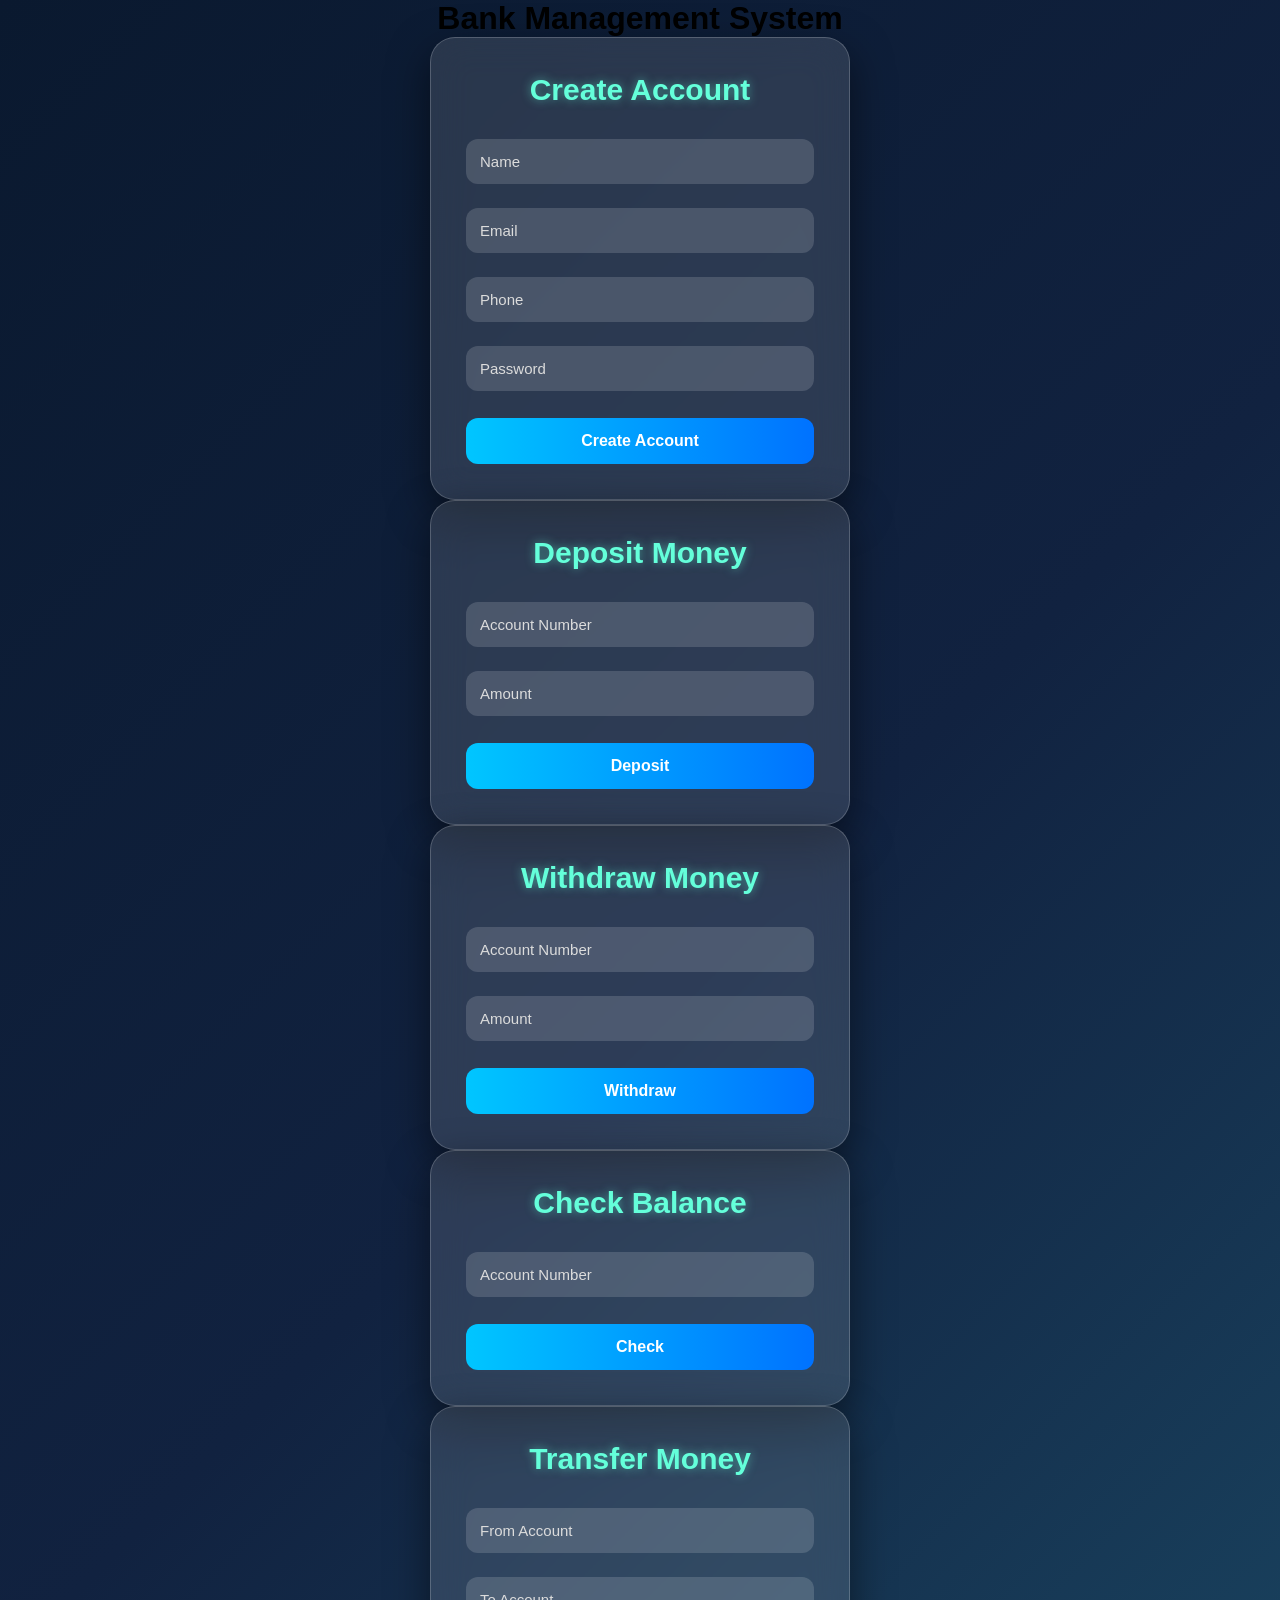
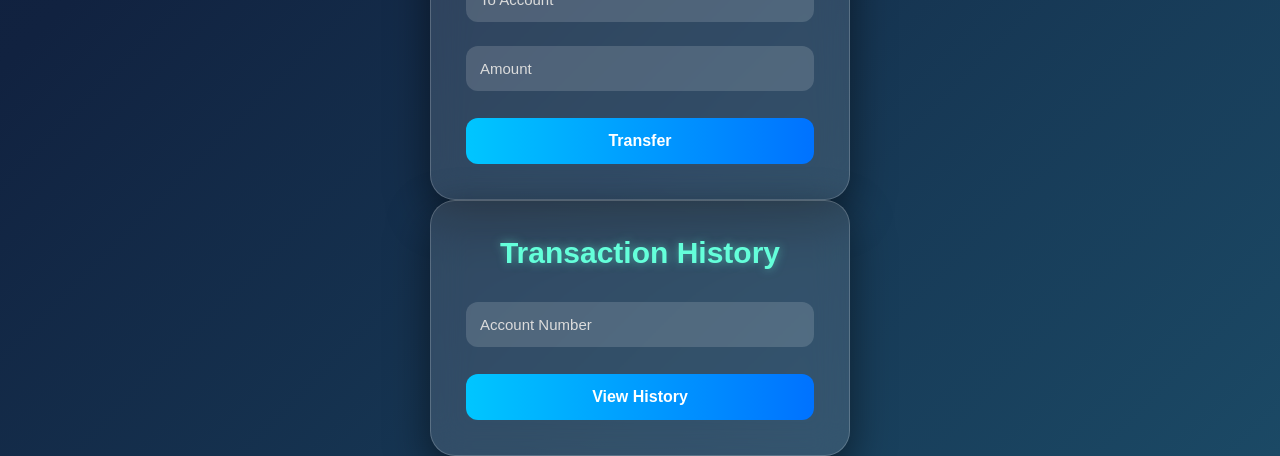
<file: src/main/resources/static/index.html>
<!DOCTYPE html>
<html>
<head>
    <title>Bank Management System</title>
    <link rel="stylesheet" href="style.css">
</head>
<body>

    <h1>Bank Management System</h1>
    <div class="container">

    <!-- Register -->
    <div class="box">
        <h2>Create Account</h2>
        <input type="text" id="name" placeholder="Name">
        <input type="text" id="email" placeholder="Email">
        <input type="text" id="phone" placeholder="Phone">
        <input type="password" id="password" placeholder="Password">
        <button onclick="createAccount()">Create Account</button>
    </div>

    <!-- Deposit -->
    <div class="box">
        <h2>Deposit Money</h2>
        <input type="number" id="depositAcc" placeholder="Account Number">
        <input type="number" id="depositAmount" placeholder="Amount">
        <button onclick="deposit()">Deposit</button>
    </div>

    <!-- Withdraw -->
    <div class="box">
        <h2>Withdraw Money</h2>
        <input type="number" id="withdrawAcc" placeholder="Account Number">
        <input type="number" id="withdrawAmount" placeholder="Amount">
        <button onclick="withdrawMoney()">Withdraw</button>
    </div>

    <!-- Balance -->
    <div class="box">
        <h2>Check Balance</h2>
        <input type="number" id="balanceAcc" placeholder="Account Number">
        <button onclick="checkBalance()">Check</button>
        <p id="balanceResult"></p>
    </div>

    <!-- Transfer -->
    <div class="box">
        <h2>Transfer Money</h2>
        <input type="number" id="fromAcc" placeholder="From Account">
        <input type="number" id="toAcc" placeholder="To Account">
        <input type="number" id="transferAmount" placeholder="Amount">
        <button onclick="transferMoney()">Transfer</button>
    </div>

    <!-- Transaction History -->
    <div class="box">
        <h2>Transaction History</h2>
        <input type="number" id="historyAcc" placeholder="Account Number">
        <button onclick="getTransactions()">View History</button>
        <pre id="historyResult"></pre>
    </div>

<script src="script.js"></script>
</body>
</html>
</file>
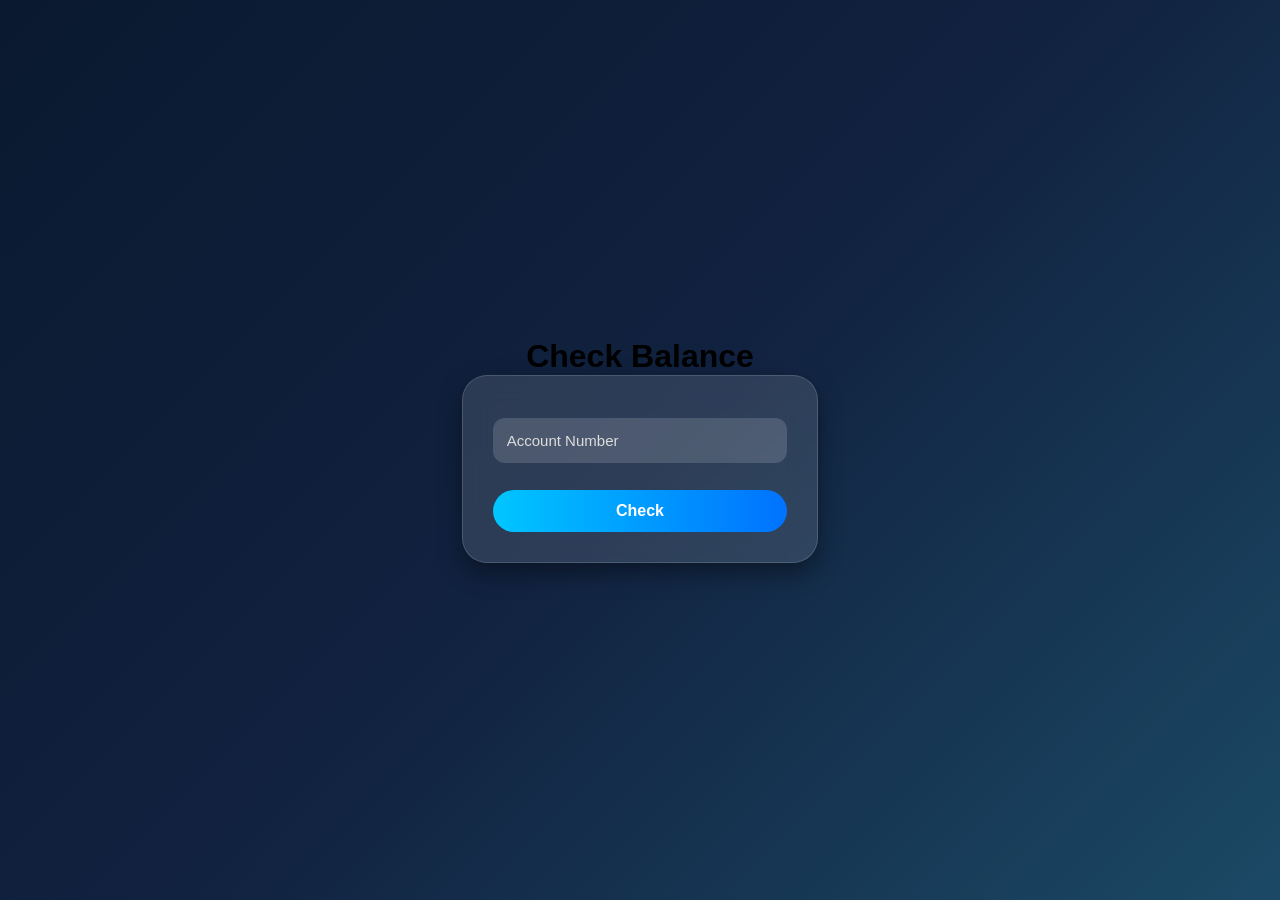
<file: src/main/resources/static/balance.html>
<!DOCTYPE html>
<html>
<head>
    <title>Balance</title>
    <link rel="stylesheet" href="style.css">
    <script src="script.js"></script>
</head>
<body>

<h1>Check Balance</h1>

<div class="card">
    <input type="number" id="balanceAcc" placeholder="Account Number">
    <button onclick="checkBalance()">Check</button>

    <h3 id="balanceResult"></h3>
</div>

</body>
</html>
</file>
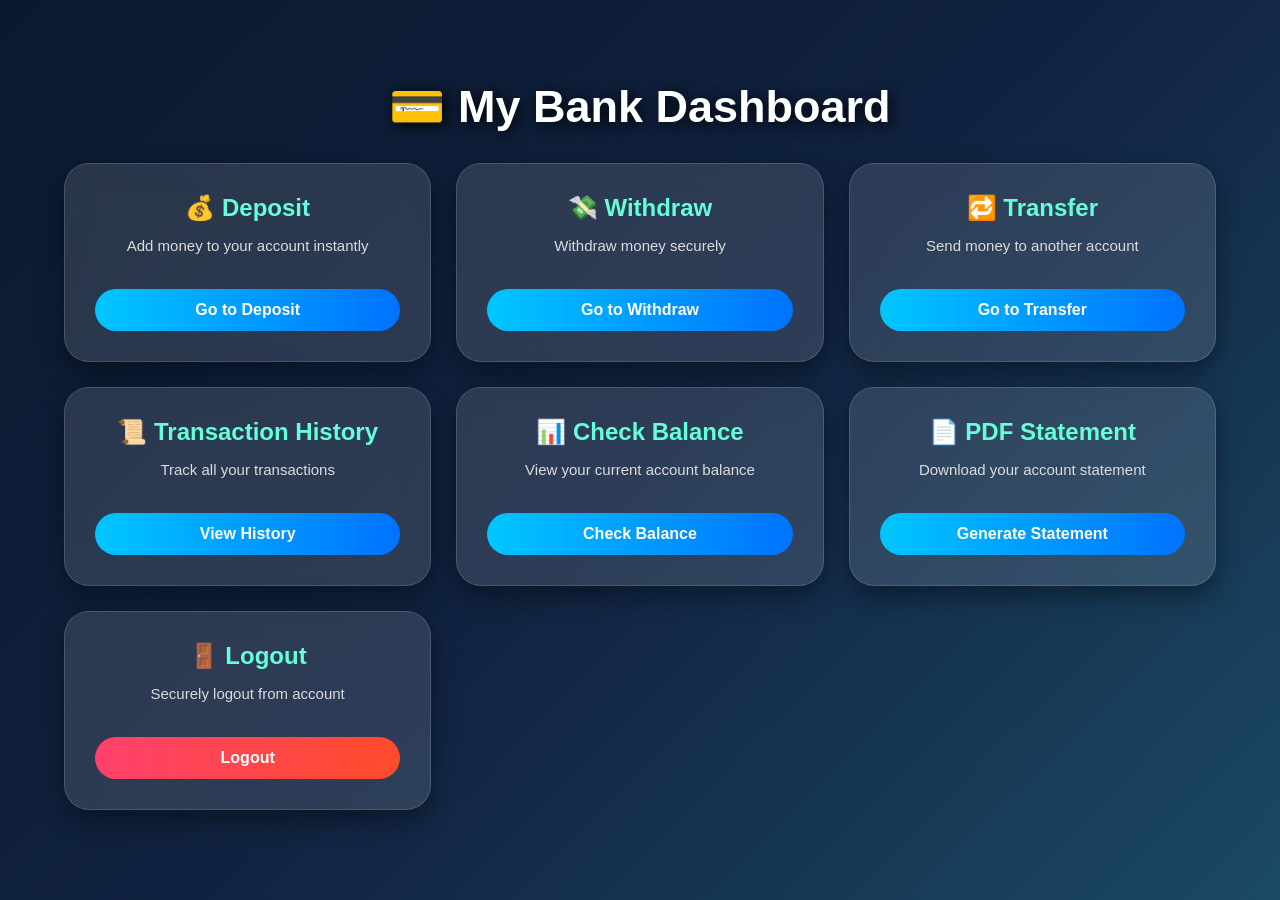
<file: src/main/resources/static/dashbord.html>
<!DOCTYPE html>
<html>
<head>
    <title>Bank Dashboard</title>
    <link rel="stylesheet" href="style.css">
</head>

<body>

    <h1 class="title">💳 My Bank Dashboard</h1>

    <div class="dashboard-grid">

        <div class="card">
            <h2>💰 Deposit</h2>
            <p>Add money to your account instantly</p>
            <button onclick="window.location.href='deposit.html'">
                Go to Deposit
            </button>
        </div>

        <div class="card">
            <h2>💸 Withdraw</h2>
            <p>Withdraw money securely</p>
            <button onclick="window.location.href='withdraw.html'">
                Go to Withdraw
            </button>
        </div>

        <div class="card">
            <h2>🔁 Transfer</h2>
            <p>Send money to another account</p>
            <button onclick="window.location.href='transfer.html'">
                Go to Transfer
            </button>
        </div>

        <div class="card">
            <h2>📜 Transaction History</h2>
            <p>Track all your transactions</p>
            <button onclick="window.location.href='history.html'">
                View History
            </button>
        </div>

        <div class="card">
            <h2>📊 Check Balance</h2>
            <p>View your current account balance</p>
            <button onclick="window.location.href='balance.html'">
                Check Balance
            </button>
        </div>

        <div class="card">
            <h2>📄 PDF Statement</h2>
            <p>Download your account statement</p>
            <button onclick="window.location.href='statement.html'">
                Generate Statement
            </button>
        </div>

        <div class="card logout-card">
            <h2>🚪 Logout</h2>
            <p>Securely logout from account</p>
            <button onclick="logout()">
                Logout
            </button>
        </div>

    </div>

    <script>
        function logout() {
            localStorage.removeItem("loggedInAccount");
            alert("Logged Out Successfully");
            window.location.href = "login.html";
        }
    </script>

</body>
</html>
</file>
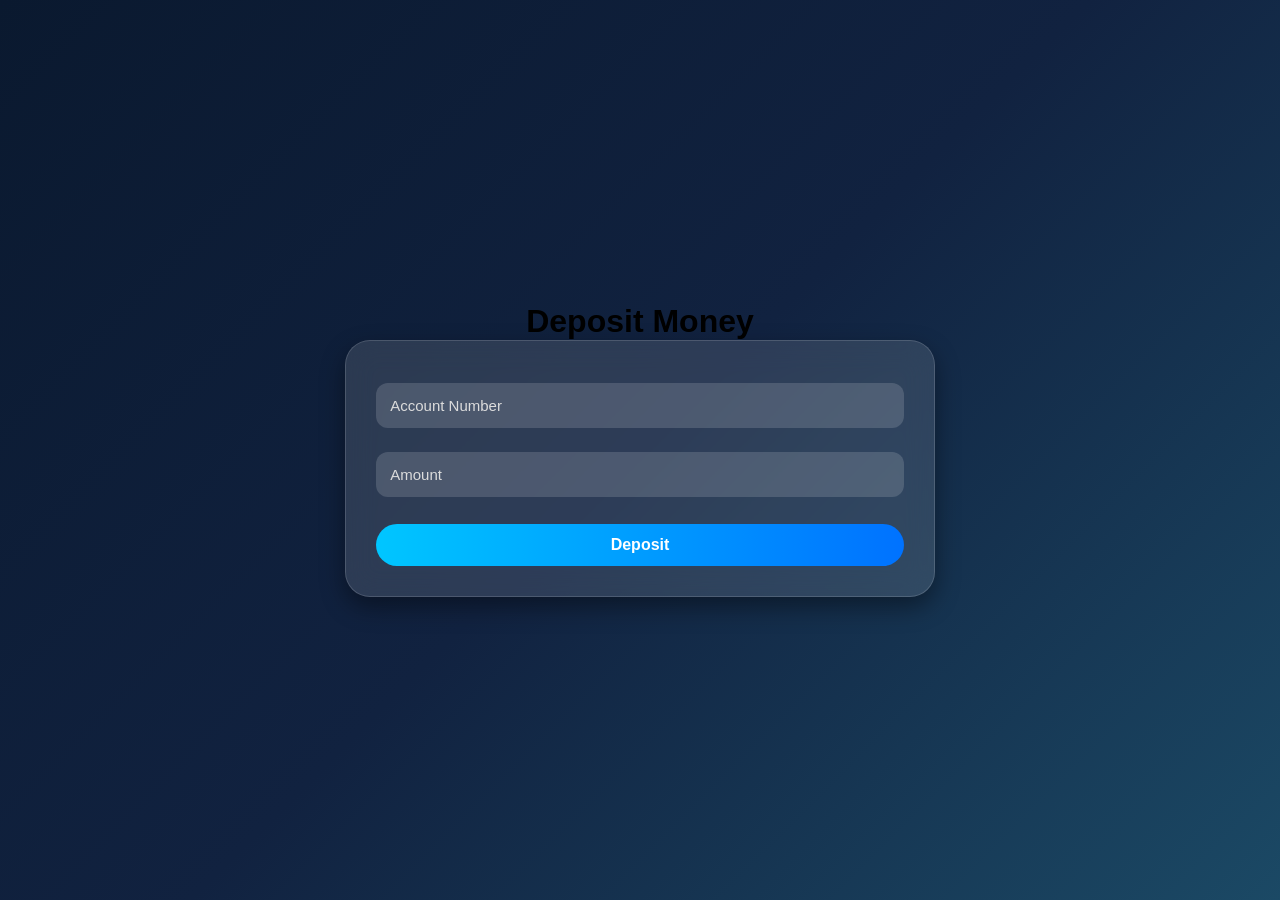
<file: src/main/resources/static/deposit.html>
<!DOCTYPE html>
<html>
<head>
    <title>Deposit</title>
    <link rel="stylesheet" href="style.css">
    <script src="script.js"></script>
</head>
<body>

<h1>Deposit Money</h1>

<div class="card">
    <input type="number" id="depositAcc" placeholder="Account Number">
    <input type="number" id="depositAmount" placeholder="Amount">
    <button onclick="depositMoney()">Deposit</button>
</div>

</body>
</html>
</file>
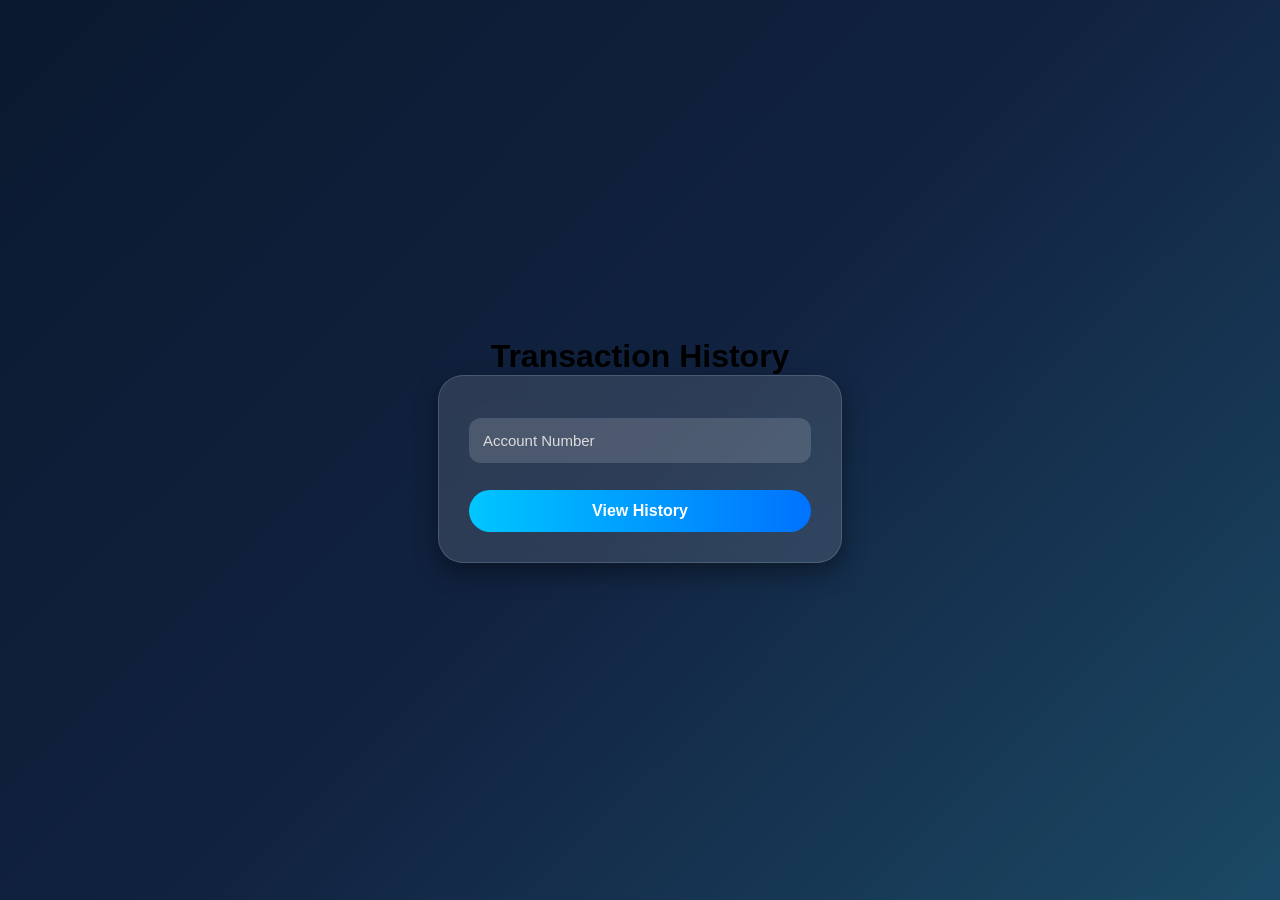
<file: src/main/resources/static/history.html>
<!DOCTYPE html>
<html>
<head>
    <title>Transaction History</title>
    <link rel="stylesheet" href="style.css">
    <script src="script.js"></script>
</head>
<body>

<h1>Transaction History</h1>

<div class="card">
    <input type="number" id="historyAcc" placeholder="Account Number">
    <button onclick="getTransactions()">View History</button>

    <div id="historyResult"></div>
</div>

</body>
</html>
</file>
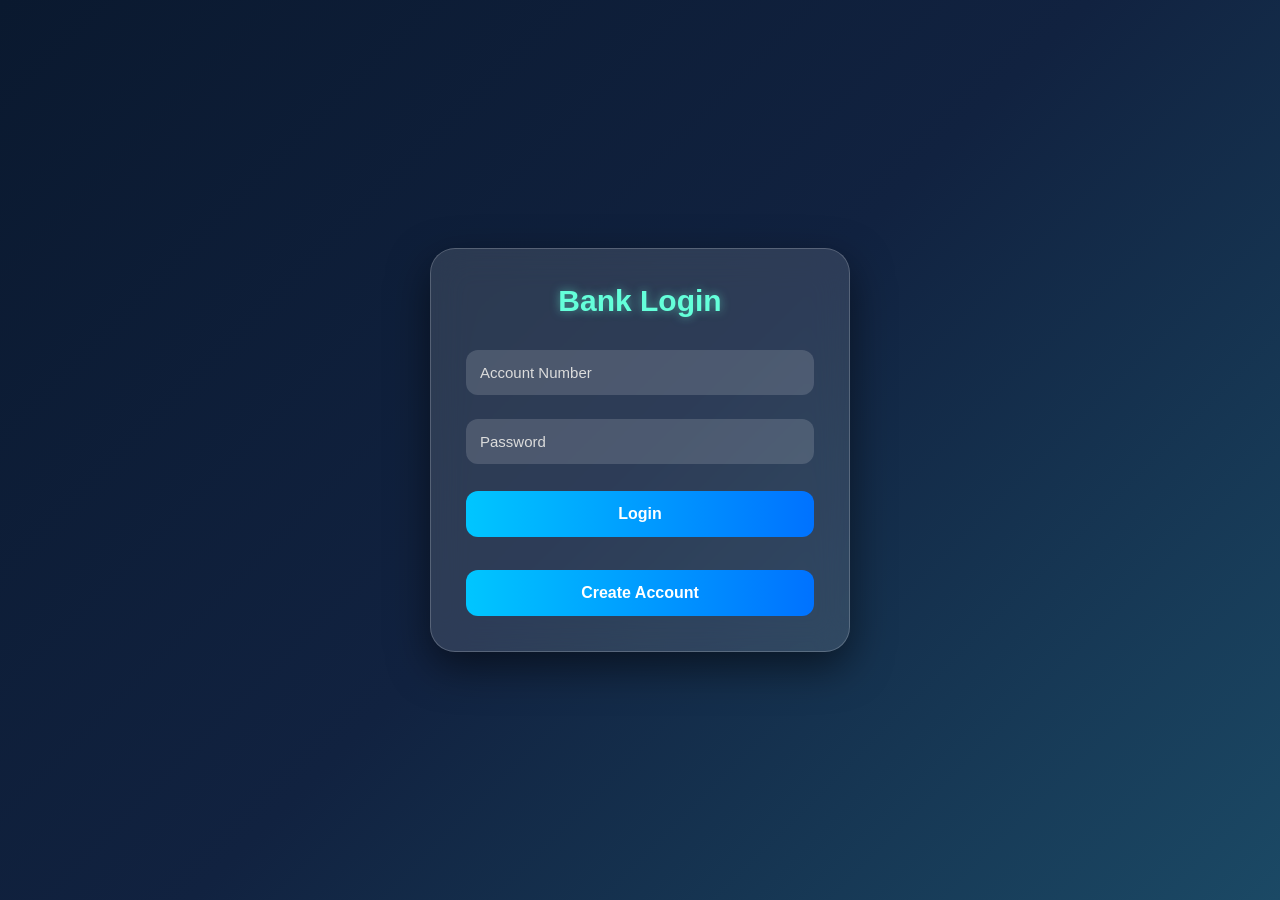
<file: src/main/resources/static/login.html>
<!DOCTYPE html>
<html>
<head>
    <title>Login</title>
    <link rel="stylesheet" href="style.css">
</head>
<body>

<div class="box">
    <h2>Bank Login</h2>

    <input type="number" id="loginAcc" placeholder="Account Number">
    <input type="password" id="loginPass" placeholder="Password">

    <button onclick="login()">Login</button>
    <br><br>

<button onclick="showRegister()">Create Account</button>

<div id="registerSection" style="display:none;">
    <br>
    <input type="text" id="name" placeholder="Enter Name">
    <input type="email" id="email" placeholder="Enter Email">
    <input type="text" id="phone" placeholder="Enter Phone">
    <input type="password" id="newPassword" placeholder="Enter Password">

    <button onclick="createAccount()">Submit</button>
</div>
</div>

<script src="script.js"></script>

</body>
</html>
</file>
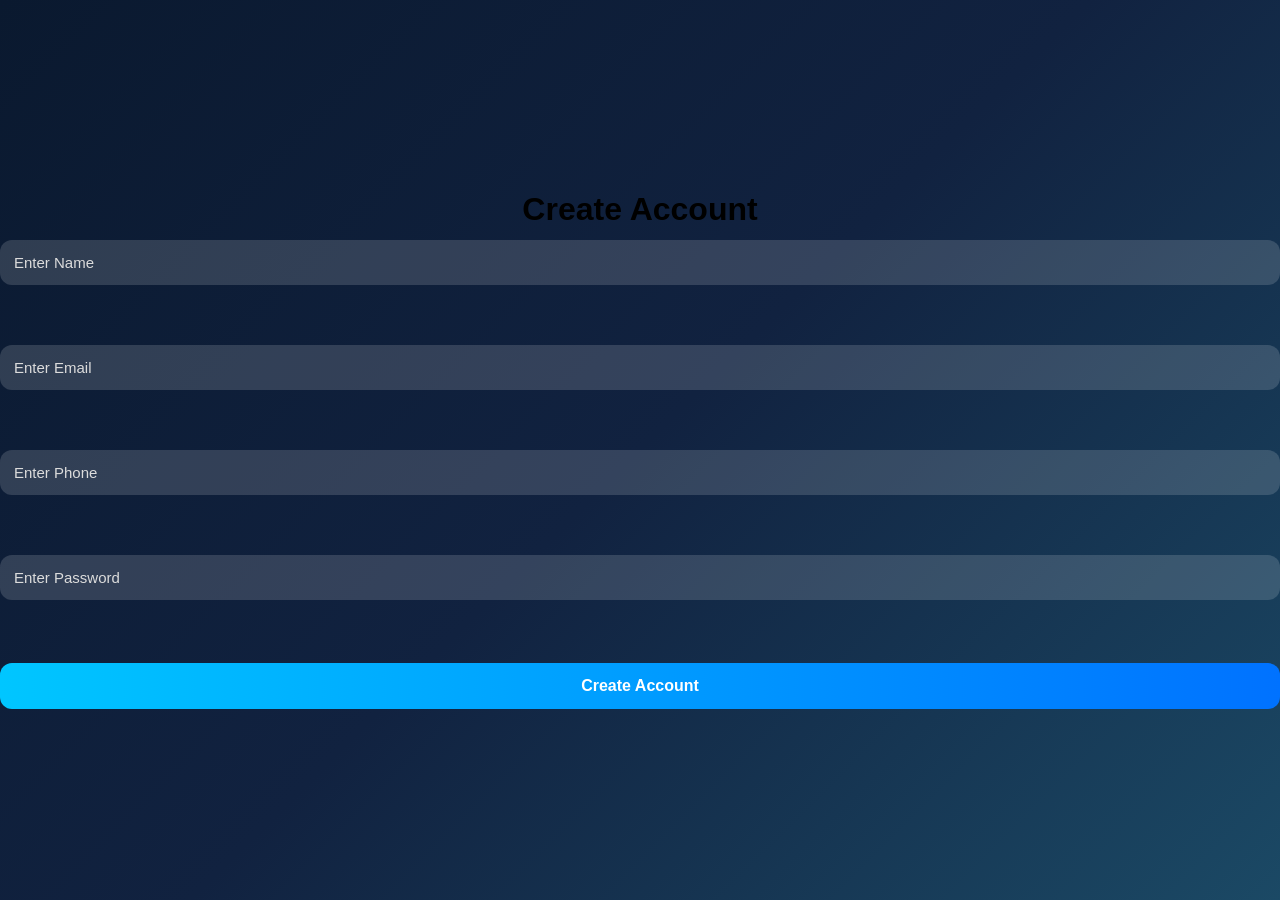
<file: src/main/resources/static/register.html>
<!DOCTYPE html>
<html>
<head>
    <title>Create Account</title>
    <link rel="stylesheet" href="style.css">
</head>
<body>

<h1>Create Account</h1>

<input type="text" id="name" placeholder="Enter Name"><br><br>
<input type="email" id="email" placeholder="Enter Email"><br><br>
<input type="text" id="phone" placeholder="Enter Phone"><br><br>
<input type="password" id="password" placeholder="Enter Password"><br><br>

<button onclick="register()">Create Account</button>

<script>
function register() {

    let account = {
        name: document.getElementById("name").value,
        email: document.getElementById("email").value,
        phone: document.getElementById("phone").value,
        passwordHash: document.getElementById("password").value
    };

    fetch("http://localhost:9090/account/register", {
        method: "POST",
        headers: {
            "Content-Type": "application/json"
        },
        body: JSON.stringify(account)
    })
    .then(response => response.json())
    .then(data => {
        alert("Account Created Successfully");
        console.log(data);
        window.location.href = "login.html";
    })
    .catch(error => {
        console.log(error);
        alert("Error creating account");
    });
}
</script>

</body>
</html>
</file>
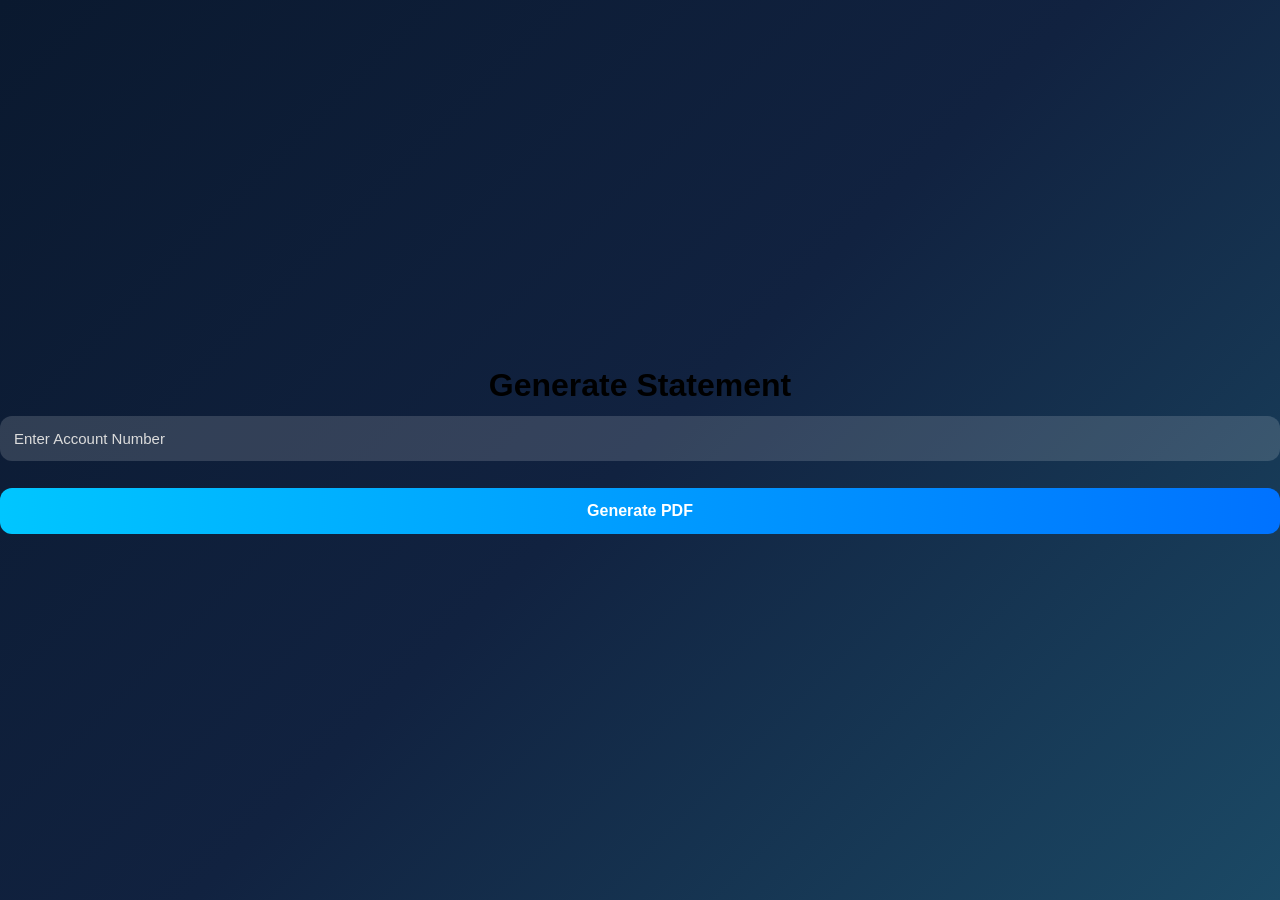
<file: src/main/resources/static/statement.html>
<!DOCTYPE html>
<html>
<head>
    <title>PDF Statement</title>
    <link rel="stylesheet" href="style.css">
</head>
<body>

<h1>Generate Statement</h1>

<input type="number" id="accountNumber" placeholder="Enter Account Number">
<button onclick="generatePDF()">Generate PDF</button>

<script>
function generatePDF() {
    let accountNumber = document.getElementById("accountNumber").value;

    if(accountNumber === ""){
        alert("Enter account number");
        return;
    }

    window.location.href = "http://localhost:9090/account/statement/" + accountNumber;
}
</script>

</body>
</html>
</file>
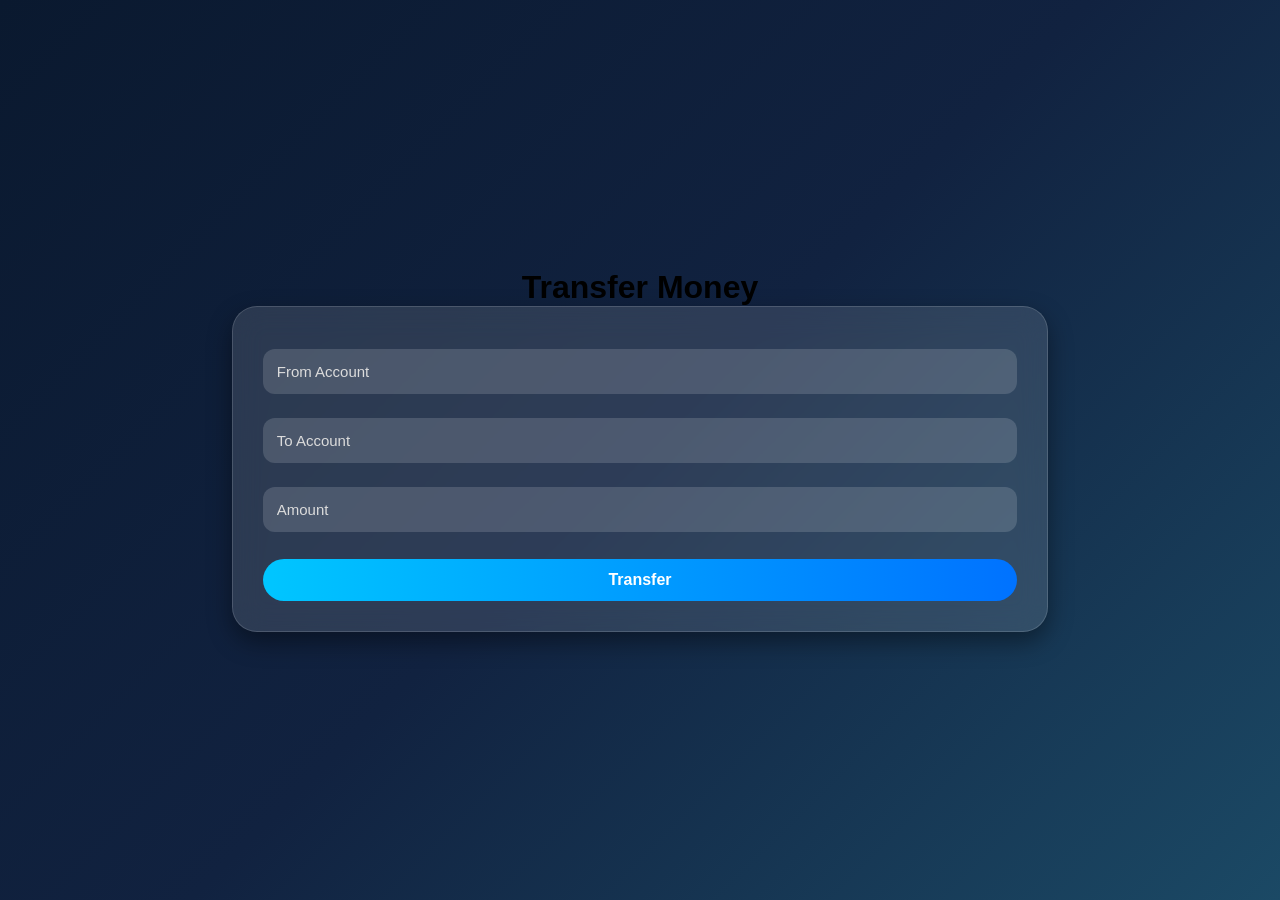
<file: src/main/resources/static/transfer.html>
<!DOCTYPE html>
<html>
<head>
    <title>Transfer</title>
    <link rel="stylesheet" href="style.css">
    <script src="script.js"></script>
</head>
<body>

<h1>Transfer Money</h1>

<div class="card">
    <input type="number" id="fromAcc" placeholder="From Account">
    <input type="number" id="toAcc" placeholder="To Account">
    <input type="number" id="transferAmount" placeholder="Amount">
    <button onclick="transferMoney()">Transfer</button>
</div>

</body>
</html>
</file>
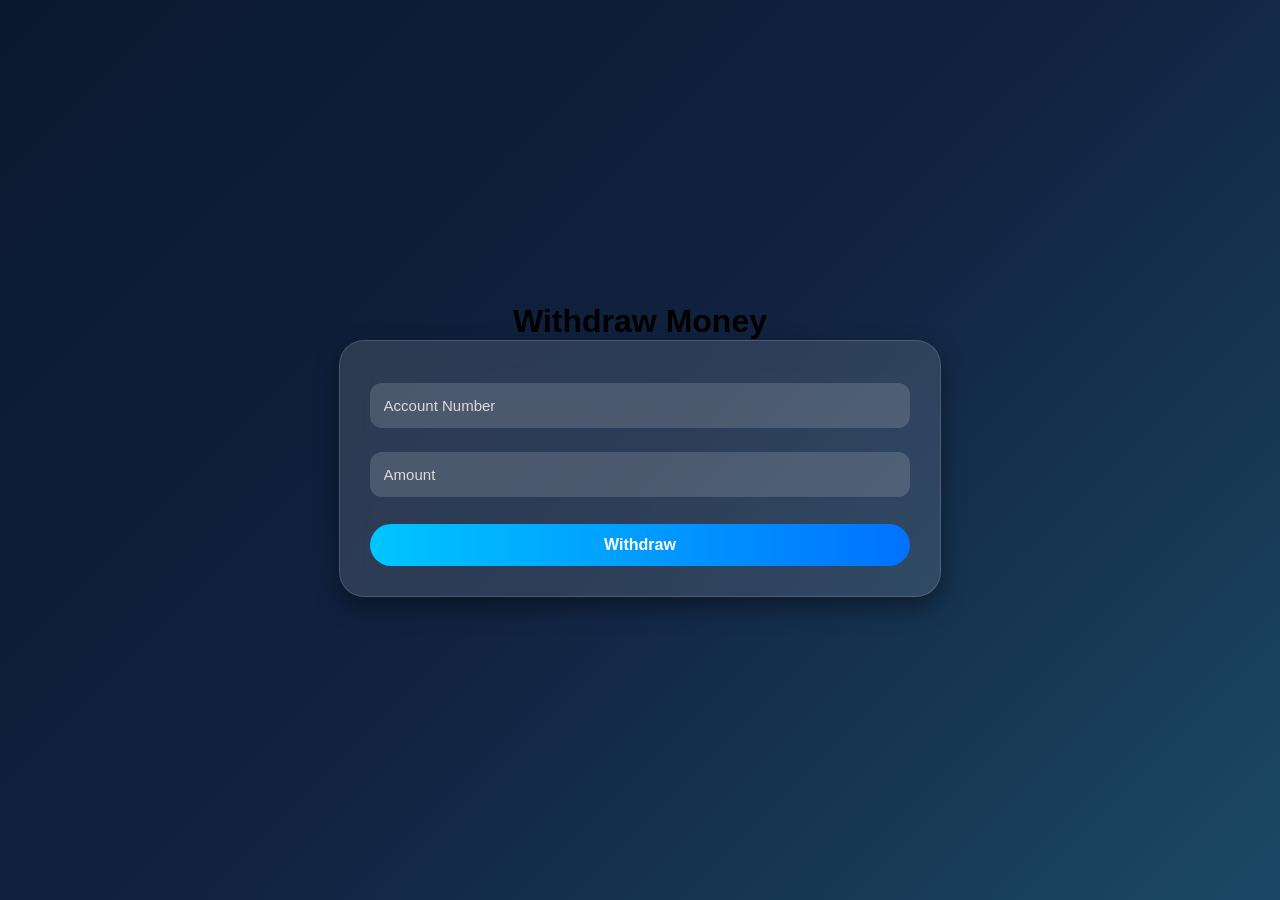
<file: src/main/resources/static/withdraw.html>
<!DOCTYPE html>
<html>
<head>
    <title>Withdraw</title>
    <link rel="stylesheet" href="style.css">
    <script src="script.js"></script>
</head>
<body>

<h1>Withdraw Money</h1>

<div class="card">
    <input type="number" id="withdrawAcc" placeholder="Account Number">
    <input type="number" id="withdrawAmount" placeholder="Amount">
    <button onclick="withdrawMoney()">Withdraw</button>
</div>

</body>
</html>
</file>
<file: src/main/resources/static/style.css>
/* Reset */
* {
    margin: 0;
    padding: 0;
    box-sizing: border-box;
    font-family: 'Poppins', sans-serif;
}

/* Body Background */
body {
    min-height: 100vh;
    background: linear-gradient(135deg, #0a192f, #112240, #1b4965);
    display: flex;
    justify-content: center;
    align-items: center;
    flex-direction: column;
    overflow-x: hidden;
}

/* Login/Register Box */
.box {
    width: 420px;
    background: rgba(255, 255, 255, 0.12);
    backdrop-filter: blur(18px);
    padding: 35px;
    border-radius: 25px;
    box-shadow: 0px 15px 40px rgba(0,0,0,0.5);
    text-align: center;
    color: white;
    border: 1px solid rgba(255,255,255,0.2);
}

/* Login Heading */
.box h2 {
    margin-bottom: 20px;
    font-size: 30px;
    color: #64ffda;
    text-shadow: 0px 0px 10px rgba(100,255,218,0.5);
}

/* Input Fields */
input {
    width: 100%;
    padding: 14px;
    margin: 12px 0;
    border: none;
    border-radius: 12px;
    outline: none;
    background: rgba(255,255,255,0.15);
    color: white;
    font-size: 15px;
}

input::placeholder {
    color: #dcdcdc;
}

/* Buttons */
button {
    width: 100%;
    padding: 14px;
    margin-top: 15px;
    background: linear-gradient(90deg, #00c6ff, #0072ff);
    color: white;
    border: none;
    border-radius: 12px;
    cursor: pointer;
    font-size: 16px;
    font-weight: bold;
    transition: all 0.3s ease;
}

button:hover {
    transform: scale(1.05);
    background: linear-gradient(90deg, #ff512f, #dd2476);
    box-shadow: 0px 5px 20px rgba(255, 81, 47, 0.5);
}

/* Dashboard Title */
.title {
    color: white;
    margin-top: 30px;
    margin-bottom: 30px;
    font-size: 45px;
    font-weight: bold;
    text-shadow: 3px 3px 15px black;
}

/* Dashboard Grid Layout */
.dashboard-grid {
    width: 90%;
    max-width: 1200px;
    
    display: grid;
    grid-template-columns: repeat(3, 1fr);
    gap: 25px;
    
    padding-bottom: 40px;
}

/* Dashboard Cards */
.card {
    background: rgba(255,255,255,0.12);
    backdrop-filter: blur(15px);
    border-radius: 25px;
    padding: 30px;
    text-align: center;
    color: white;
    box-shadow: 0px 10px 25px rgba(0,0,0,0.4);
    transition: all 0.3s ease;
    border: 1px solid rgba(255,255,255,0.15);
}

/* Hover effect */
.card:hover {
    transform: translateY(-10px) scale(1.03);
    box-shadow: 0px 15px 35px rgba(0,0,0,0.6);
}

/* Card Heading */
.card h2 {
    margin-bottom: 15px;
    font-size: 24px;
    color: #64ffda;
}

/* Card Paragraph */
.card p {
    font-size: 15px;
    color: #dcdcdc;
    margin-bottom: 20px;
}

/* Dashboard Buttons */
.card button {
    width: 100%;
    padding: 12px;
    border-radius: 30px;
}

/* Logout Card Special */
.logout-card button {
    background: linear-gradient(90deg, #ff416c, #ff4b2b);
}

.logout-card button:hover {
    background: linear-gradient(90deg, #ff0000, #990000);
}

/* Mobile Responsive */
@media(max-width: 992px) {
    .dashboard-grid {
        grid-template-columns: repeat(2, 1fr);
    }
}

@media(max-width: 768px) {
    .dashboard-grid {
        grid-template-columns: 1fr;
    }

    .box {
        width: 90%;
    }

    .title {
        font-size: 30px;
        text-align: center;
    }
}
</file>
